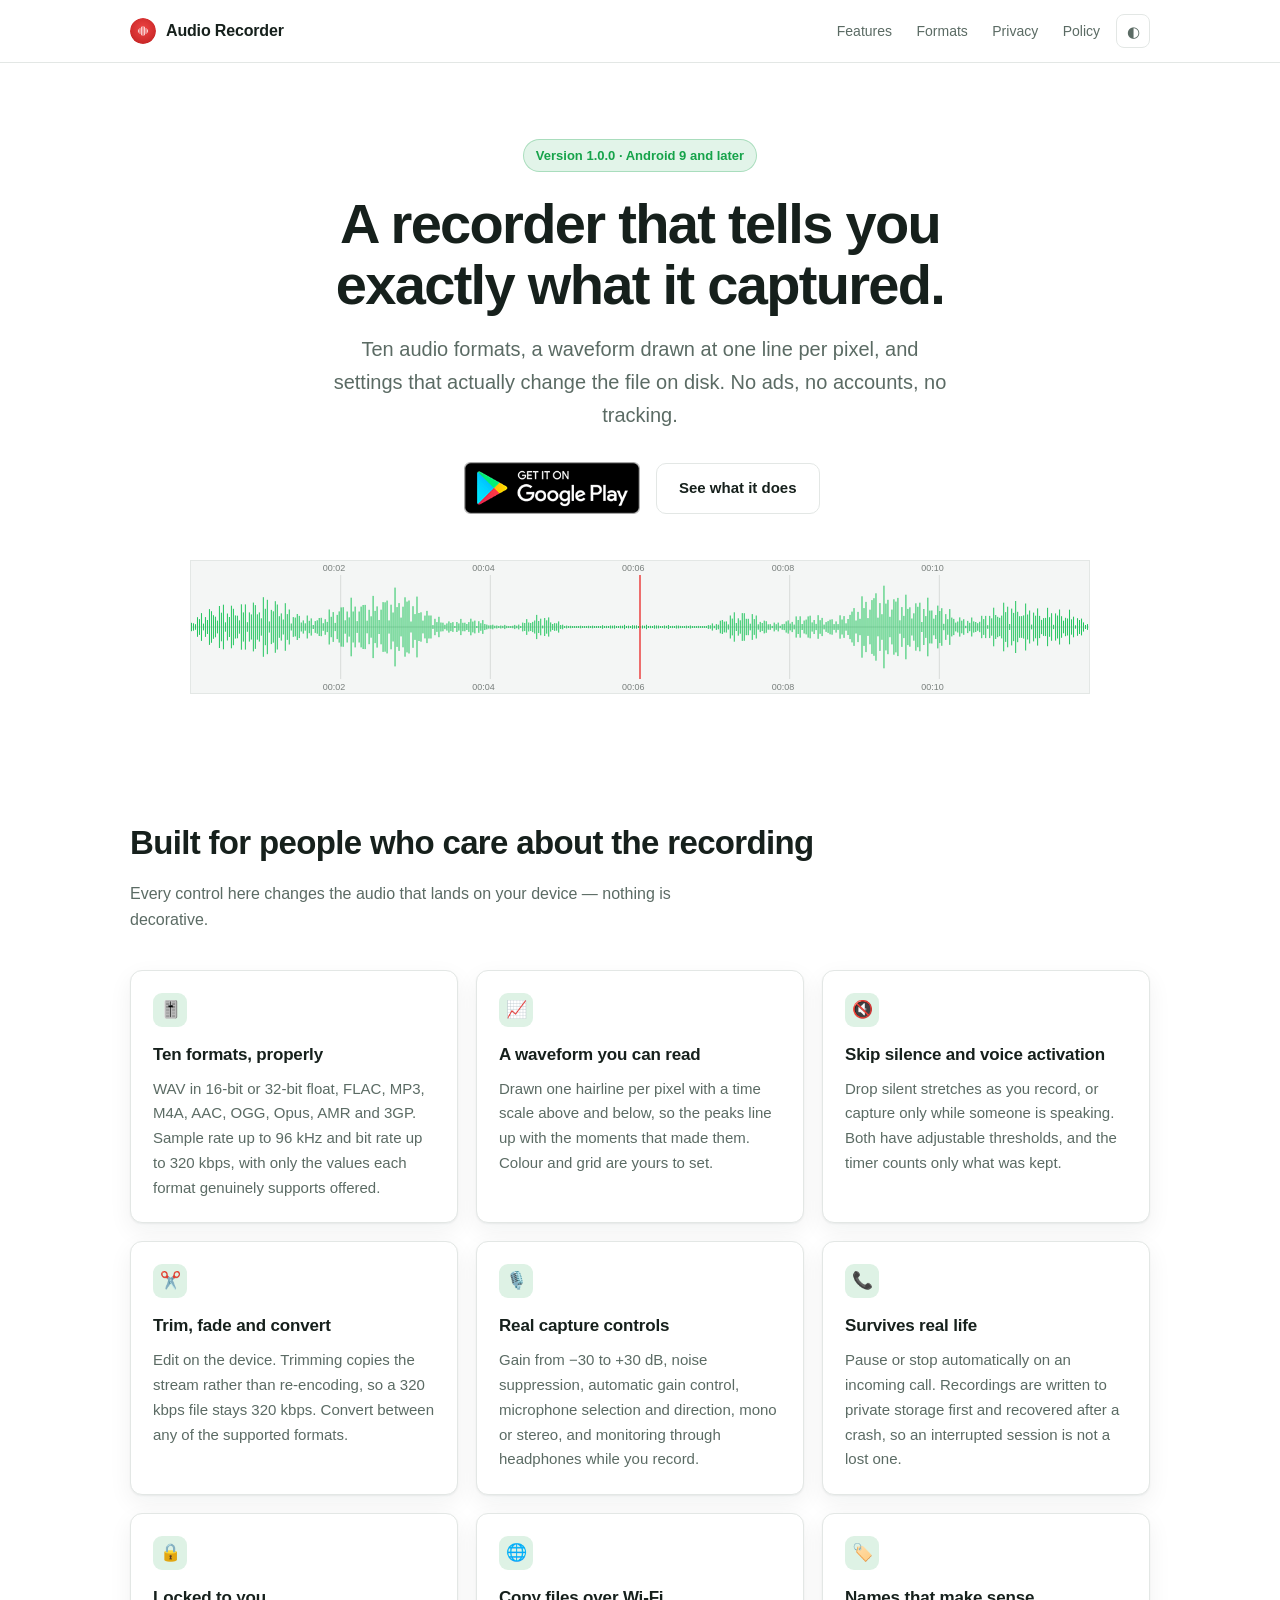
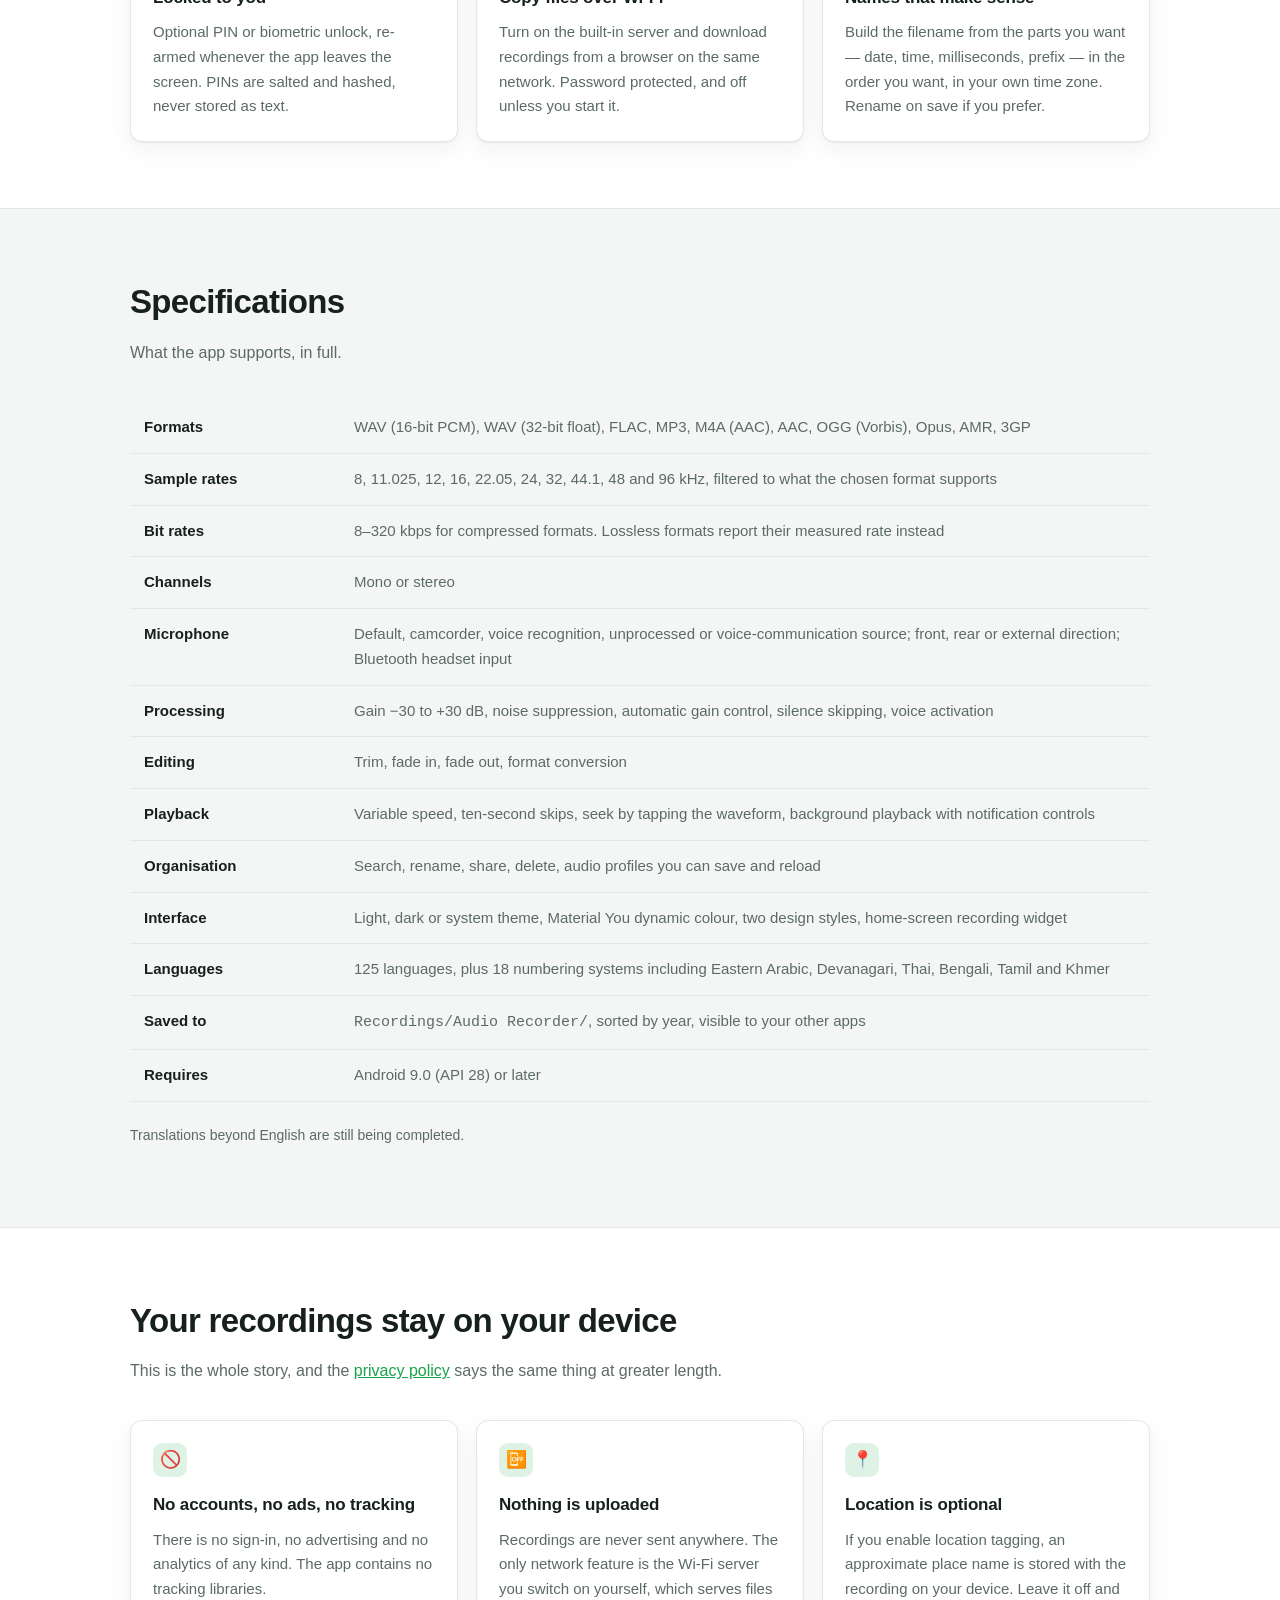
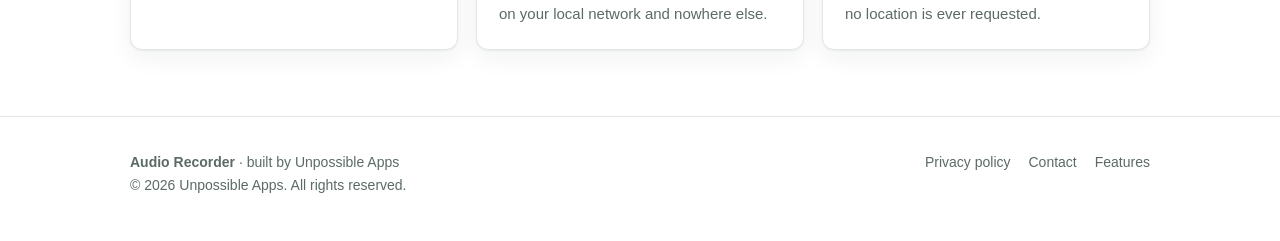
<file: index.html>
<!doctype html>
<html lang="en">
<head>
<meta charset="utf-8">
<meta name="viewport" content="width=device-width, initial-scale=1">
<title>Audio Recorder — a precise, private voice recorder for Android</title>
<meta name="description" content="A voice recorder for Android with ten audio formats, a precise waveform, trimming and format conversion, PIN and biometric lock, and no ads or tracking.">
<meta property="og:title" content="Audio Recorder for Android">
<meta property="og:description" content="Ten formats, a precise waveform, on-device editing, and no ads or tracking.">
<meta property="og:type" content="website">
<link rel="icon" href="icon.svg" type="image/svg+xml">
<link rel="stylesheet" href="site.css">
<script src="site.js"></script>
</head>
<body>

<header class="site">
  <div class="wrap bar">
    <a class="brand" href="index.html"><img class="dot" src="icon.svg" alt="" width="26" height="26"><span data-site="appName">Audio Recorder</span></a>
    <nav class="site">
      <a href="#features">Features</a>
      <a href="#formats" class="hide-sm">Formats</a>
      <a href="#privacy">Privacy</a>
      <a href="privacy.html" class="hide-sm">Policy</a>
    </nav>
    <button class="icon-btn" data-theme-toggle aria-label="Toggle dark mode">◐</button>
  </div>
</header>

<section class="hero">
  <div class="wrap">
    <span class="pill">Version <span data-site="version">1.0.0</span> · Android 9 and later</span>
    <h1>A recorder that tells you<br>exactly what it captured.</h1>
    <p class="lede">
      Ten audio formats, a waveform drawn at one line per pixel, and settings that
      actually change the file on disk. No ads, no accounts, no tracking.
    </p>
    <div class="cta-row">
      <a class="store-badge" data-store-button data-store-badge
         href="https://play.google.com/store/apps/details?id=com.eurotec.audiorecorder" aria-label="Get it on Google Play">
        <img src="get-it-on-google-play.png" width="270" height="80"
             alt="Get it on Google Play">
      </a>
      <a class="btn btn-ghost" href="#features">See what it does</a>
    </div>
    <p class="cta-note" data-store-note hidden>Coming soon to Google Play</p>

    <div class="wave-strip" role="img" aria-label="Illustration of an audio waveform with a time scale">
      <svg viewBox="0 0 900 132" preserveAspectRatio="none" xmlns="http://www.w3.org/2000/svg">
        <g stroke="currentColor" opacity="0.12">
          <line x1="150" y1="14" x2="150" y2="118"/>
          <line x1="300" y1="14" x2="300" y2="118"/>
          <line x1="450" y1="14" x2="450" y2="118"/>
          <line x1="600" y1="14" x2="600" y2="118"/>
          <line x1="750" y1="14" x2="750" y2="118"/>
        </g>
        <line x1="0" y1="66" x2="900" y2="66" stroke="currentColor" opacity="0.18"/>
        <g id="wave" stroke="#22c55e" stroke-width="1" shape-rendering="crispEdges"></g>
        <line x1="450" y1="14" x2="450" y2="118" stroke="#ef4444" stroke-width="1.5"/>
        <g fill="currentColor" opacity="0.55" font-size="9"
           font-family="-apple-system, Segoe UI, Roboto, sans-serif">
          <text x="132" y="10">00:02</text><text x="282" y="10">00:04</text>
          <text x="432" y="10">00:06</text><text x="582" y="10">00:08</text>
          <text x="732" y="10">00:10</text>
          <text x="132" y="129">00:02</text><text x="282" y="129">00:04</text>
          <text x="432" y="129">00:06</text><text x="582" y="129">00:08</text>
          <text x="732" y="129">00:10</text>
        </g>
      </svg>
    </div>
  </div>
</section>

<section id="features">
  <div class="wrap">
    <h2>Built for people who care about the recording</h2>
    <p class="section-lede">
      Every control here changes the audio that lands on your device — nothing is
      decorative.
    </p>

    <div class="grid">
      <div class="card">
        <div class="ico">🎚️</div>
        <h3>Ten formats, properly</h3>
        <p>
          WAV in 16-bit or 32-bit float, FLAC, MP3, M4A, AAC, OGG, Opus, AMR and 3GP.
          Sample rate up to 96 kHz and bit rate up to 320 kbps, with only the values
          each format genuinely supports offered.
        </p>
      </div>

      <div class="card">
        <div class="ico">📈</div>
        <h3>A waveform you can read</h3>
        <p>
          Drawn one hairline per pixel with a time scale above and below, so the peaks
          line up with the moments that made them. Colour and grid are yours to set.
        </p>
      </div>

      <div class="card">
        <div class="ico">🔇</div>
        <h3>Skip silence and voice activation</h3>
        <p>
          Drop silent stretches as you record, or capture only while someone is
          speaking. Both have adjustable thresholds, and the timer counts only what
          was kept.
        </p>
      </div>

      <div class="card">
        <div class="ico">✂️</div>
        <h3>Trim, fade and convert</h3>
        <p>
          Edit on the device. Trimming copies the stream rather than re-encoding, so a
          320 kbps file stays 320 kbps. Convert between any of the supported formats.
        </p>
      </div>

      <div class="card">
        <div class="ico">🎙️</div>
        <h3>Real capture controls</h3>
        <p>
          Gain from −30 to +30 dB, noise suppression, automatic gain control,
          microphone selection and direction, mono or stereo, and monitoring through
          headphones while you record.
        </p>
      </div>

      <div class="card">
        <div class="ico">📞</div>
        <h3>Survives real life</h3>
        <p>
          Pause or stop automatically on an incoming call. Recordings are written to
          private storage first and recovered after a crash, so an interrupted session
          is not a lost one.
        </p>
      </div>

      <div class="card">
        <div class="ico">🔒</div>
        <h3>Locked to you</h3>
        <p>
          Optional PIN or biometric unlock, re-armed whenever the app leaves the
          screen. PINs are salted and hashed, never stored as text.
        </p>
      </div>

      <div class="card">
        <div class="ico">🌐</div>
        <h3>Copy files over Wi-Fi</h3>
        <p>
          Turn on the built-in server and download recordings from a browser on the
          same network. Password protected, and off unless you start it.
        </p>
      </div>

      <div class="card">
        <div class="ico">🏷️</div>
        <h3>Names that make sense</h3>
        <p>
          Build the filename from the parts you want — date, time, milliseconds,
          prefix — in the order you want, in your own time zone. Rename on save if you
          prefer.
        </p>
      </div>
    </div>
  </div>
</section>

<section class="alt" id="formats">
  <div class="wrap">
    <h2>Specifications</h2>
    <p class="section-lede">What the app supports, in full.</p>
    <div class="table-scroll">
      <table class="spec">
        <tbody>
          <tr>
            <th>Formats</th>
            <td>WAV (16-bit PCM), WAV (32-bit float), FLAC, MP3, M4A (AAC), AAC, OGG (Vorbis), Opus, AMR, 3GP</td>
          </tr>
          <tr>
            <th>Sample rates</th>
            <td>8, 11.025, 12, 16, 22.05, 24, 32, 44.1, 48 and 96 kHz, filtered to what the chosen format supports</td>
          </tr>
          <tr>
            <th>Bit rates</th>
            <td>8–320 kbps for compressed formats. Lossless formats report their measured rate instead</td>
          </tr>
          <tr>
            <th>Channels</th>
            <td>Mono or stereo</td>
          </tr>
          <tr>
            <th>Microphone</th>
            <td>Default, camcorder, voice recognition, unprocessed or voice-communication source; front, rear or external direction; Bluetooth headset input</td>
          </tr>
          <tr>
            <th>Processing</th>
            <td>Gain −30 to +30 dB, noise suppression, automatic gain control, silence skipping, voice activation</td>
          </tr>
          <tr>
            <th>Editing</th>
            <td>Trim, fade in, fade out, format conversion</td>
          </tr>
          <tr>
            <th>Playback</th>
            <td>Variable speed, ten-second skips, seek by tapping the waveform, background playback with notification controls</td>
          </tr>
          <tr>
            <th>Organisation</th>
            <td>Search, rename, share, delete, audio profiles you can save and reload</td>
          </tr>
          <tr>
            <th>Interface</th>
            <td>Light, dark or system theme, Material You dynamic colour, two design styles, home-screen recording widget</td>
          </tr>
          <tr>
            <th>Languages</th>
            <td>125 languages, plus 18 numbering systems including Eastern Arabic, Devanagari, Thai, Bengali, Tamil and Khmer</td>
          </tr>
          <tr>
            <th>Saved to</th>
            <td><code>Recordings/Audio Recorder/</code>, sorted by year, visible to your other apps</td>
          </tr>
          <tr>
            <th>Requires</th>
            <td>Android 9.0 (API 28) or later</td>
          </tr>
        </tbody>
      </table>
    </div>
    <p style="margin-top:22px;color:var(--ink-soft);font-size:14px;">
      Translations beyond English are still being completed.
    </p>
  </div>
</section>

<section id="privacy">
  <div class="wrap">
    <h2>Your recordings stay on your device</h2>
    <p class="section-lede">
      This is the whole story, and the
      <a href="privacy.html" style="color:var(--accent);">privacy policy</a> says the
      same thing at greater length.
    </p>

    <div class="grid">
      <div class="card">
        <div class="ico">🚫</div>
        <h3>No accounts, no ads, no tracking</h3>
        <p>
          There is no sign-in, no advertising and no analytics of any kind. The app
          contains no tracking libraries.
        </p>
      </div>
      <div class="card">
        <div class="ico">📴</div>
        <h3>Nothing is uploaded</h3>
        <p>
          Recordings are never sent anywhere. The only network feature is the Wi-Fi
          server you switch on yourself, which serves files on your local network and
          nowhere else.
        </p>
      </div>
      <div class="card">
        <div class="ico">📍</div>
        <h3>Location is optional</h3>
        <p>
          If you enable location tagging, an approximate place name is stored with the
          recording on your device. Leave it off and no location is ever requested.
        </p>
      </div>
    </div>
  </div>
</section>

<footer class="site">
  <div class="wrap foot-row">
    <div>
      <strong data-site="appName">Audio Recorder</strong> ·
      built by <span data-site="developer">Unpossible Apps</span><br>
      © <span data-year>2026</span> <span data-site="developer">Unpossible Apps</span>. All rights reserved.
    </div>
    <div class="foot-links">
      <a href="privacy.html">Privacy policy</a>
      <a data-site-mail href="mailto:">Contact</a>
      <a href="#features">Features</a>
    </div>
  </div>
</footer>

<script>
/* Draws the hero waveform: a dense min/max trace, square ended, matching how the
   app renders one hairline per pixel column. */
(function () {
  const g = document.getElementById("wave");
  if (!g) return;
  const W = 900, mid = 66, max = 46;
  let out = "";
  for (let x = 0; x < W; x += 2) {
    const t = x / W;
    const envelope =
      Math.sin(t * Math.PI * 3.1) * 0.42 +
      Math.sin(t * Math.PI * 11) * 0.2 +
      Math.sin(t * Math.PI * 27) * 0.12 + 0.30;
    const speech = Math.max(0.05, envelope) * (0.55 + 0.45 * Math.abs(Math.sin(t * Math.PI * 7)));
    const noise = 0.55 + 0.45 * Math.sin(x * 12.9898) * Math.cos(x * 4.1414);
    const h = Math.max(1, Math.min(max, speech * noise * max));
    out += `<line x1="${x + 0.5}" y1="${(mid - h).toFixed(1)}" x2="${x + 0.5}" y2="${(mid + h).toFixed(1)}"/>`;
  }
  g.innerHTML = out;
})();
</script>

</body>
</html>
</file>
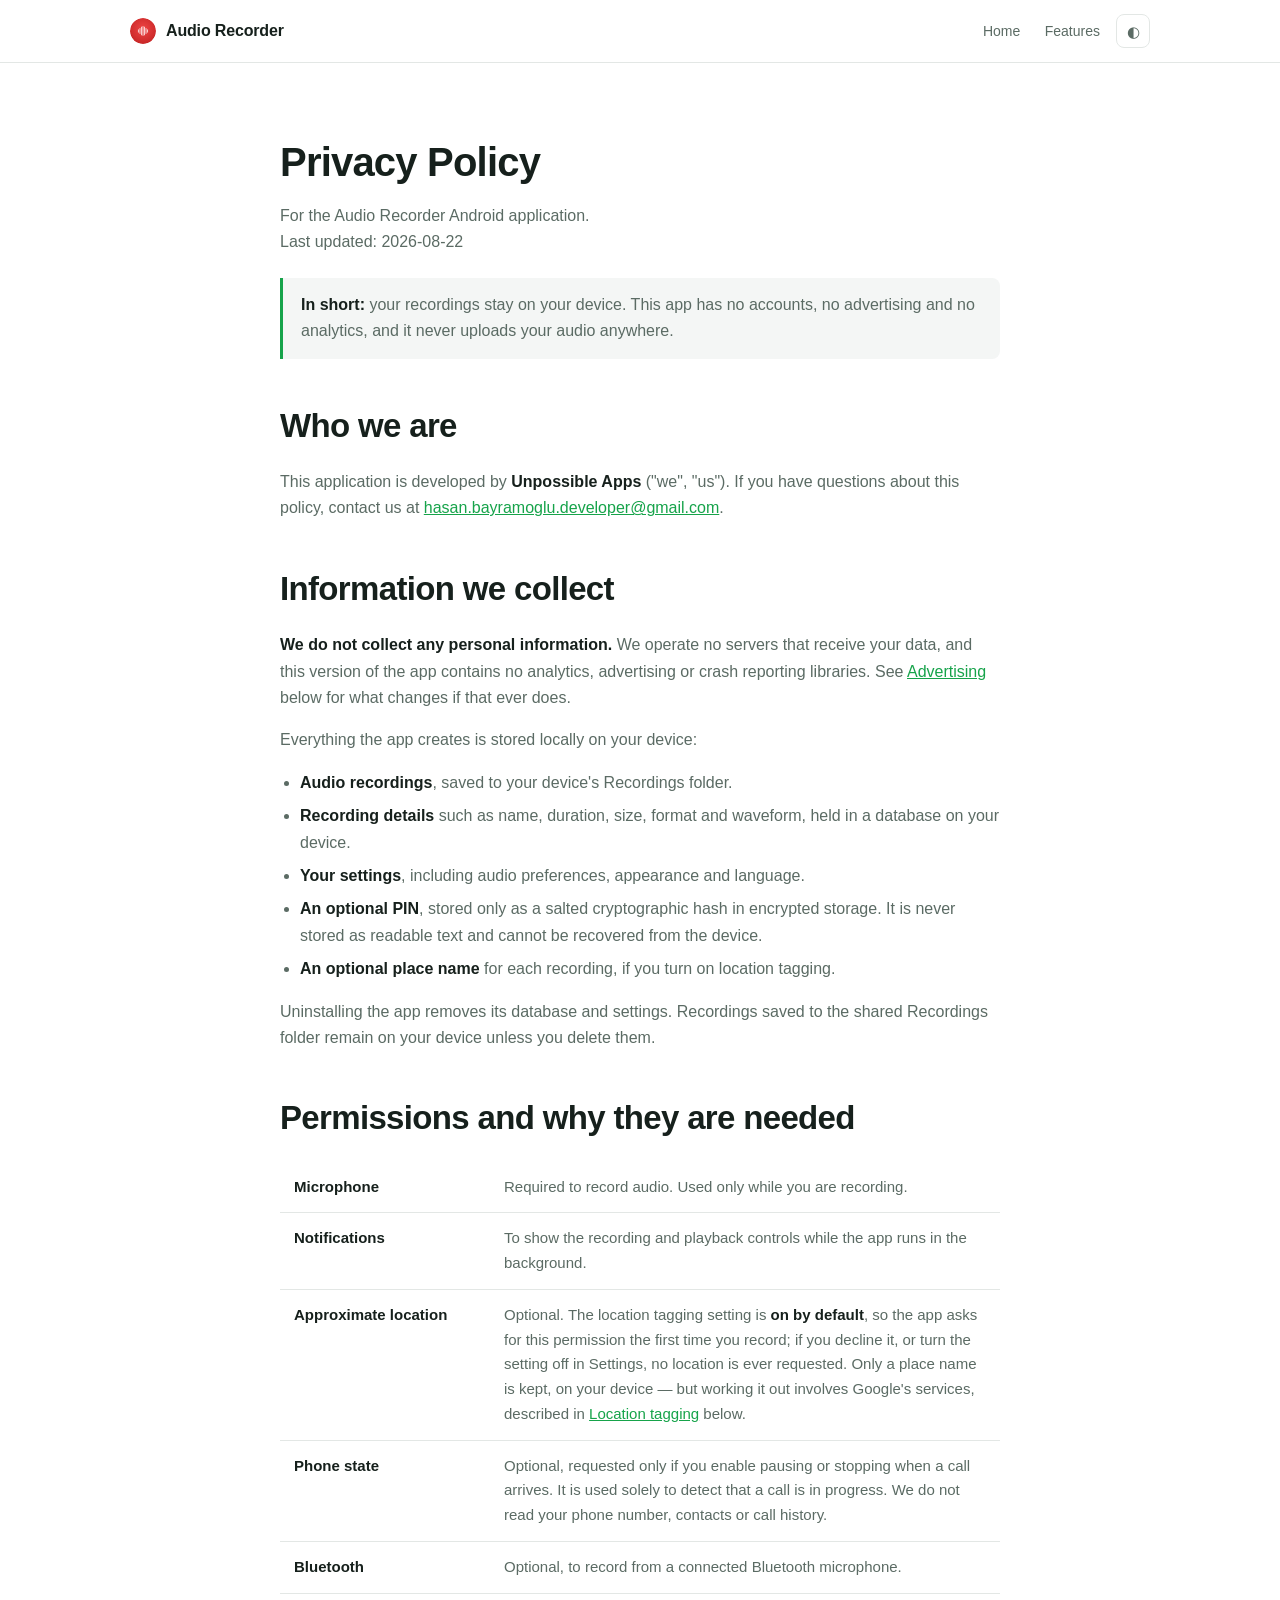
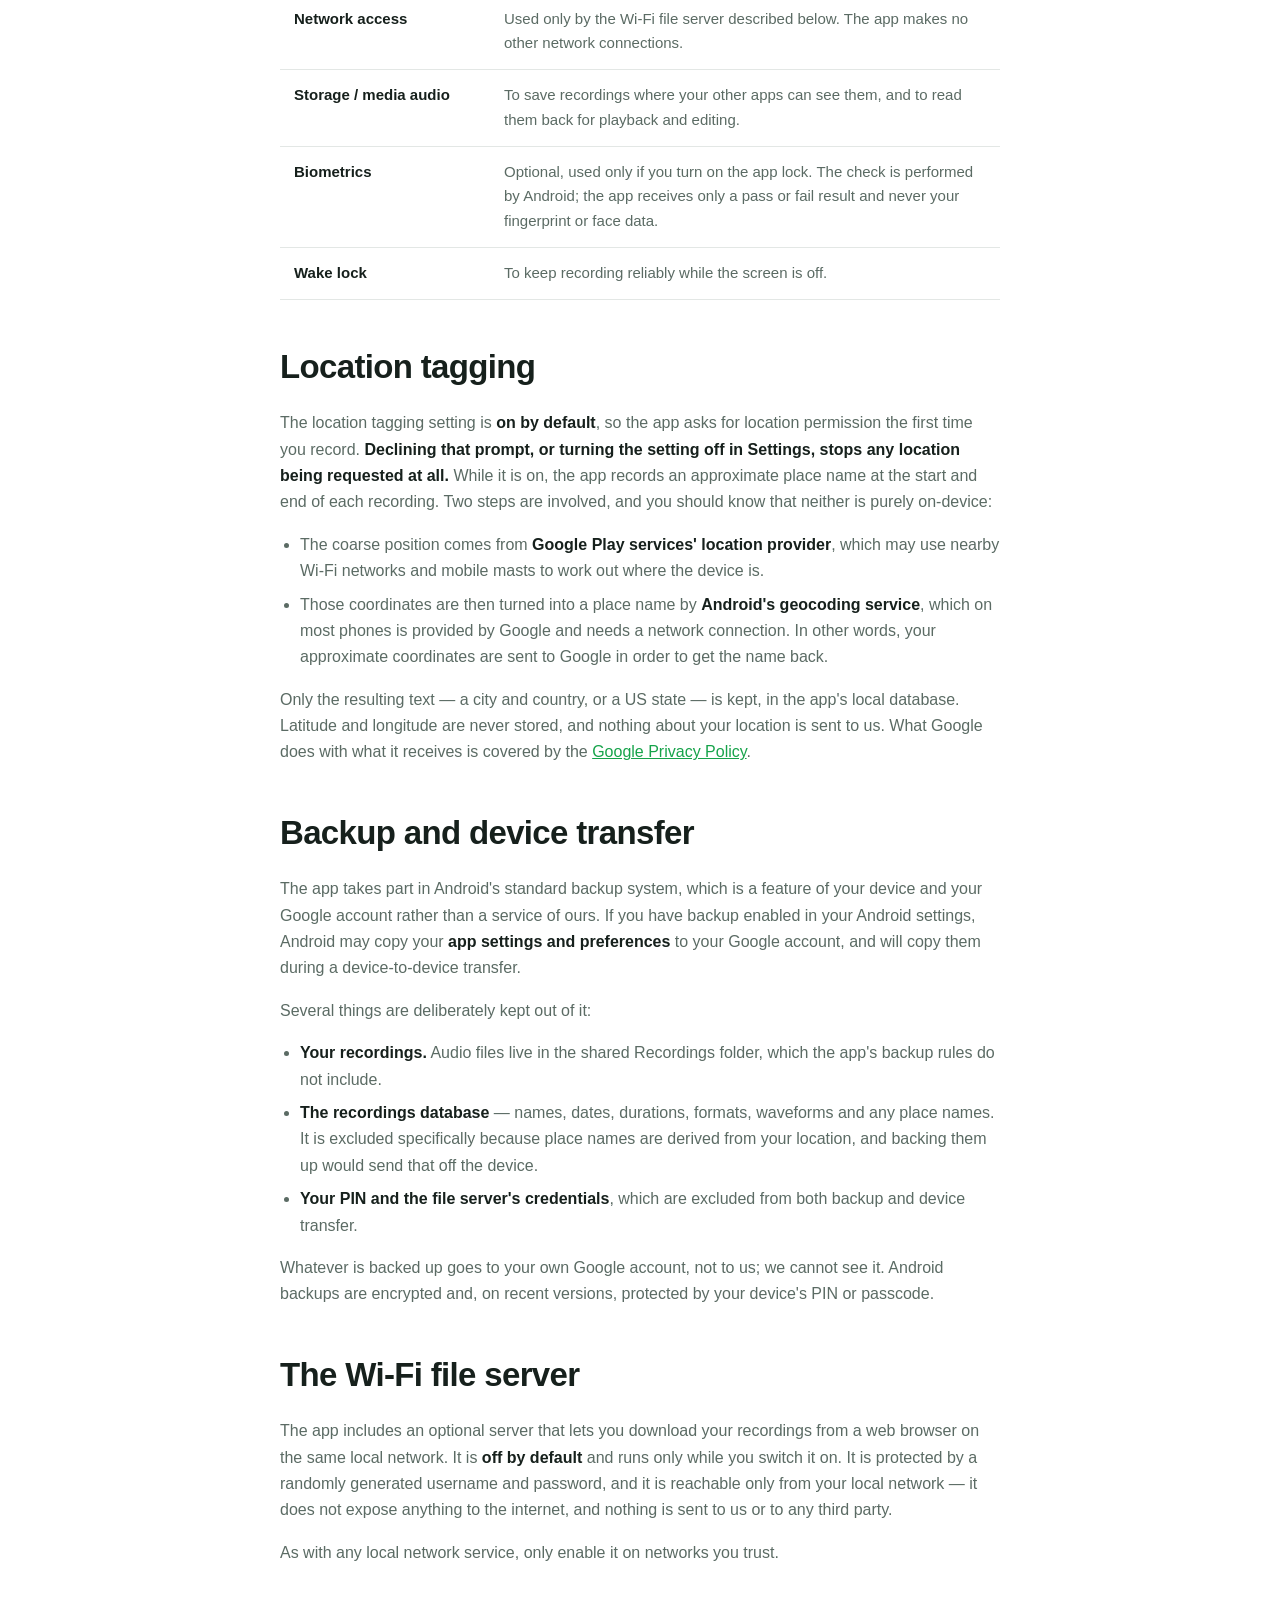
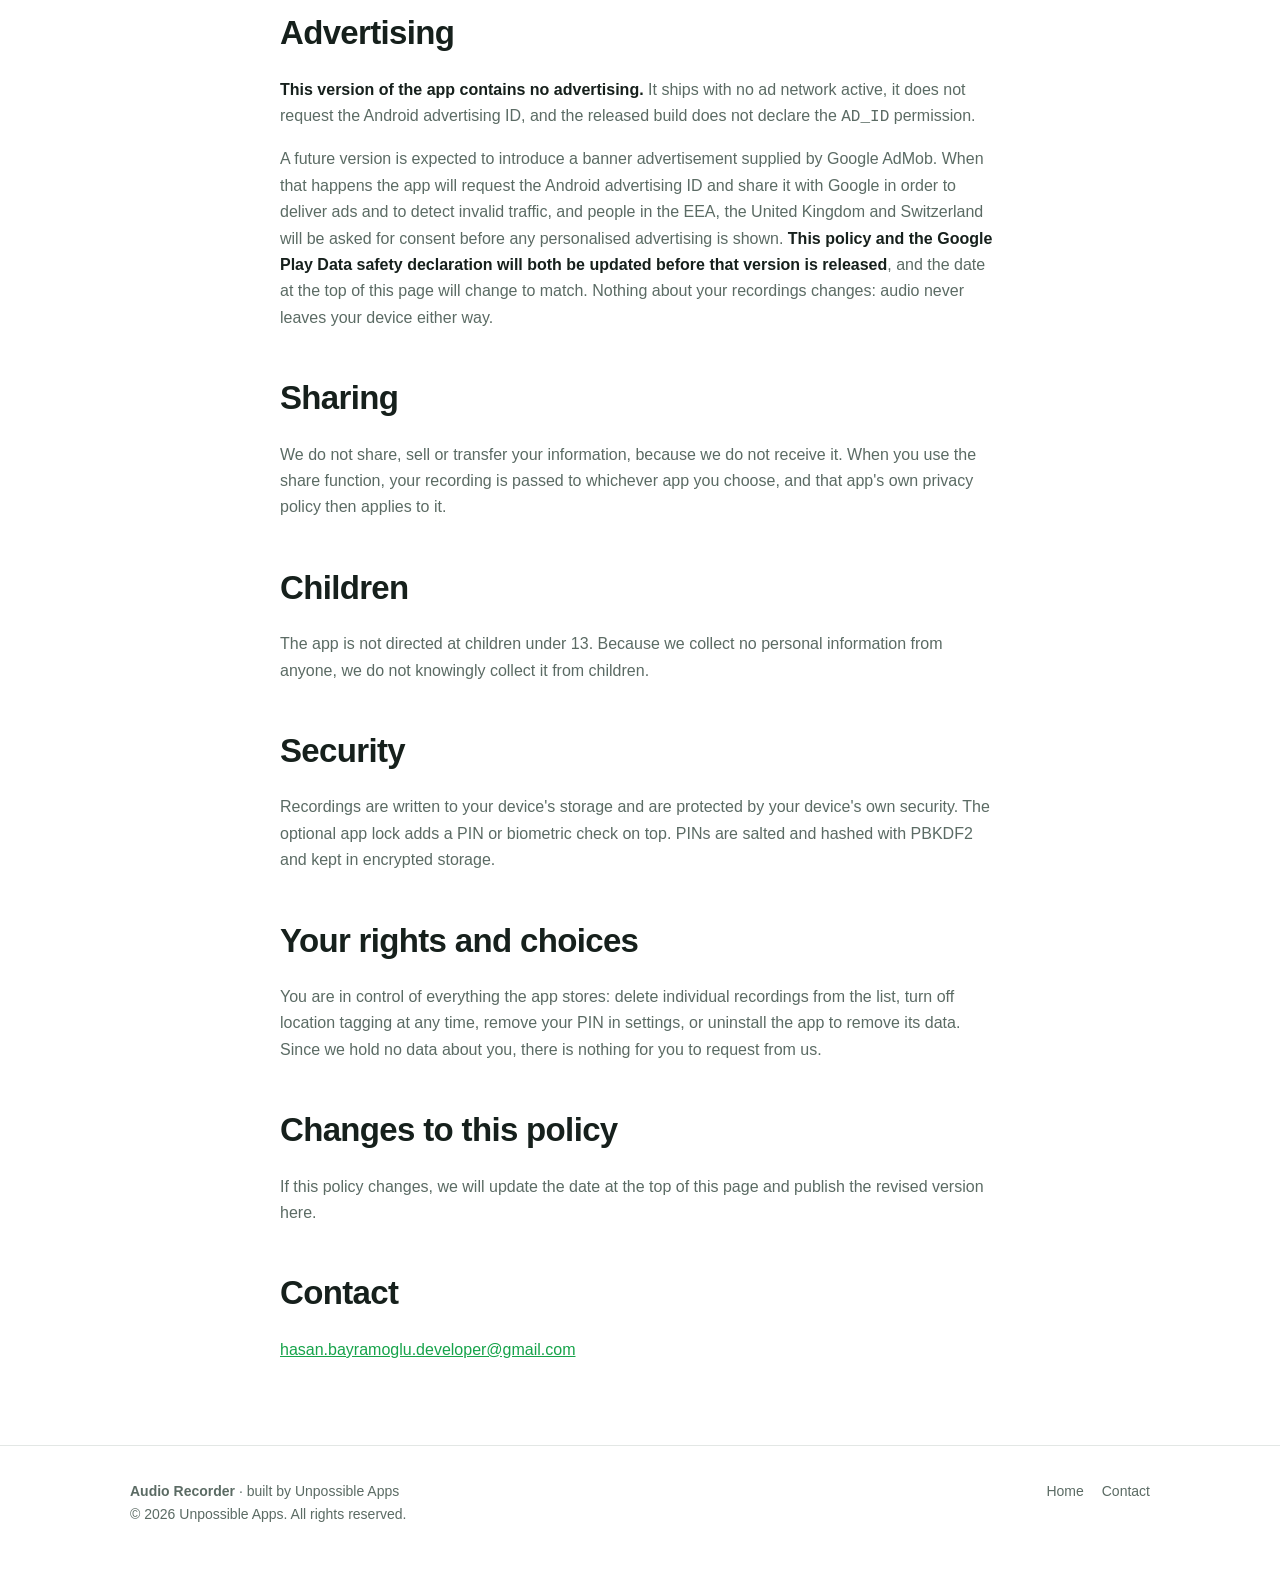
<file: privacy.html>
<!doctype html>
<html lang="en">
<head>
<meta charset="utf-8">
<meta name="viewport" content="width=device-width, initial-scale=1">
<title>Privacy Policy — Audio Recorder</title>
<meta name="description" content="Privacy policy for the Audio Recorder Android app. Recordings stay on your device; there is no tracking, advertising or account.">
<link rel="icon" href="icon.svg" type="image/svg+xml">
<link rel="stylesheet" href="site.css">
<script src="site.js"></script>
</head>
<body>

<header class="site">
  <div class="wrap bar">
    <a class="brand" href="index.html"><img class="dot" src="icon.svg" alt="" width="26" height="26"><span data-site="appName">Audio Recorder</span></a>
    <nav class="site">
      <a href="index.html">Home</a>
      <a href="index.html#features" class="hide-sm">Features</a>
    </nav>
    <button class="icon-btn" data-theme-toggle aria-label="Toggle dark mode">◐</button>
  </div>
</header>

<section>
  <div class="wrap prose">
    <h1 style="font-size:clamp(28px,4vw,40px);letter-spacing:-0.02em;margin:0 0 8px;">Privacy Policy</h1>
    <p style="margin-top:0;">
      For the <span data-site="appName">Audio Recorder</span> Android application.<br>
      Last updated: <span data-site="policyUpdated">2026-08-09</span>
    </p>

    <div class="note">
      <p>
        <strong>In short:</strong> your recordings stay on your device. This app has no
        accounts, no advertising and no analytics, and it never uploads your audio
        anywhere.
      </p>
    </div>

    <h2>Who we are</h2>
    <p>
      This application is developed by <strong data-site="developer">Unpossible Apps</strong>
      ("we", "us"). If you have questions about this policy, contact us at
      <a data-site-mail href="mailto:" style="color:var(--accent);"></a>.
    </p>

    <h2>Information we collect</h2>
    <p>
      <strong>We do not collect any personal information.</strong> We operate no servers
      that receive your data, and this version of the app contains no analytics,
      advertising or crash reporting libraries. See <a href="#advertising"
      style="color:var(--accent);">Advertising</a> below for what changes if that ever
      does.
    </p>
    <p>
      Everything the app creates is stored locally on your device:
    </p>
    <ul>
      <li><strong>Audio recordings</strong>, saved to your device's Recordings folder.</li>
      <li><strong>Recording details</strong> such as name, duration, size, format and waveform, held in a database on your device.</li>
      <li><strong>Your settings</strong>, including audio preferences, appearance and language.</li>
      <li><strong>An optional PIN</strong>, stored only as a salted cryptographic hash in encrypted storage. It is never stored as readable text and cannot be recovered from the device.</li>
      <li><strong>An optional place name</strong> for each recording, if you turn on location tagging.</li>
    </ul>
    <p>
      Uninstalling the app removes its database and settings. Recordings saved to the
      shared Recordings folder remain on your device unless you delete them.
    </p>

    <h2>Permissions and why they are needed</h2>
    <table class="spec" style="margin:16px 0;">
      <tbody>
        <tr><th>Microphone</th><td>Required to record audio. Used only while you are recording.</td></tr>
        <tr><th>Notifications</th><td>To show the recording and playback controls while the app runs in the background.</td></tr>
        <tr><th>Approximate location</th><td>Optional. The location tagging setting is <strong>on by default</strong>, so the app asks for this permission the first time you record; if you decline it, or turn the setting off in Settings, no location is ever requested. Only a place name is kept, on your device — but working it out involves Google's services, described in <a href="#location" style="color:var(--accent);">Location tagging</a> below.</td></tr>
        <tr><th>Phone state</th><td>Optional, requested only if you enable pausing or stopping when a call arrives. It is used solely to detect that a call is in progress. We do not read your phone number, contacts or call history.</td></tr>
        <tr><th>Bluetooth</th><td>Optional, to record from a connected Bluetooth microphone.</td></tr>
        <tr><th>Network access</th><td>Used only by the Wi-Fi file server described below. The app makes no other network connections.</td></tr>
        <tr><th>Storage / media audio</th><td>To save recordings where your other apps can see them, and to read them back for playback and editing.</td></tr>
        <tr><th>Biometrics</th><td>Optional, used only if you turn on the app lock. The check is performed by Android; the app receives only a pass or fail result and never your fingerprint or face data.</td></tr>
        <tr><th>Wake lock</th><td>To keep recording reliably while the screen is off.</td></tr>
      </tbody>
    </table>

    <h2 id="location">Location tagging</h2>
    <p>
      The location tagging setting is <strong>on by default</strong>, so the app asks for
      location permission the first time you record. <strong>Declining that prompt, or
      turning the setting off in Settings, stops any location being requested at all.</strong>
      While it is on, the app records an approximate place name at the start and end of
      each recording. Two steps are involved, and you should know that neither is purely
      on-device:
    </p>
    <ul>
      <li>
        The coarse position comes from <strong>Google Play services' location
        provider</strong>, which may use nearby Wi-Fi networks and mobile masts to work
        out where the device is.
      </li>
      <li>
        Those coordinates are then turned into a place name by <strong>Android's
        geocoding service</strong>, which on most phones is provided by Google and needs
        a network connection. In other words, your approximate coordinates are sent to
        Google in order to get the name back.
      </li>
    </ul>
    <p>
      Only the resulting text — a city and country, or a US state — is kept, in the app's
      local database. Latitude and longitude are never stored, and nothing about your
      location is sent to us. What Google does with what it receives is covered by the
      <a href="https://policies.google.com/privacy" rel="noopener" target="_blank"
      style="color:var(--accent);">Google Privacy Policy</a>.
    </p>

    <h2>Backup and device transfer</h2>
    <p>
      The app takes part in Android's standard backup system, which is a feature of your
      device and your Google account rather than a service of ours. If you have backup
      enabled in your Android settings, Android may copy your <strong>app settings and
      preferences</strong> to your Google account, and will copy them during a
      device-to-device transfer.
    </p>
    <p>
      Several things are deliberately kept out of it:
    </p>
    <ul>
      <li>
        <strong>Your recordings.</strong> Audio files live in the shared Recordings
        folder, which the app's backup rules do not include.
      </li>
      <li>
        <strong>The recordings database</strong> — names, dates, durations, formats,
        waveforms and any place names. It is excluded specifically because place names
        are derived from your location, and backing them up would send that off the
        device.
      </li>
      <li>
        <strong>Your PIN and the file server's credentials</strong>, which are excluded
        from both backup and device transfer.
      </li>
    </ul>
    <p>
      Whatever is backed up goes to your own Google account, not to us; we cannot see it.
      Android backups are encrypted and, on recent versions, protected by your device's
      PIN or passcode.
    </p>

    <h2>The Wi-Fi file server</h2>
    <p>
      The app includes an optional server that lets you download your recordings from a
      web browser on the same local network. It is <strong>off by default</strong> and runs
      only while you switch it on. It is protected by a randomly generated username and
      password, and it is reachable only from your local network — it does not expose
      anything to the internet, and nothing is sent to us or to any third party.
    </p>
    <p>
      As with any local network service, only enable it on networks you trust.
    </p>

    <h2 id="advertising">Advertising</h2>
    <p>
      <strong>This version of the app contains no advertising.</strong> It ships with no ad
      network active, it does not request the Android advertising ID, and the released
      build does not declare the <code>AD_ID</code> permission.
    </p>
    <p>
      A future version is expected to introduce a banner advertisement supplied by Google
      AdMob. When that happens the app will request the Android advertising ID and share it
      with Google in order to deliver ads and to detect invalid traffic, and people in the
      EEA, the United Kingdom and Switzerland will be asked for consent before any
      personalised advertising is shown. <strong>This policy and the Google Play Data safety
      declaration will both be updated before that version is released</strong>, and the
      date at the top of this page will change to match. Nothing about your recordings
      changes: audio never leaves your device either way.
    </p>

    <h2>Sharing</h2>
    <p>
      We do not share, sell or transfer your information, because we do not receive it.
      When you use the share function, your recording is passed to whichever app you
      choose, and that app's own privacy policy then applies to it.
    </p>

    <h2>Children</h2>
    <p>
      The app is not directed at children under 13. Because we collect no personal
      information from anyone, we do not knowingly collect it from children.
    </p>

    <h2>Security</h2>
    <p>
      Recordings are written to your device's storage and are protected by your device's
      own security. The optional app lock adds a PIN or biometric check on top. PINs are
      salted and hashed with PBKDF2 and kept in encrypted storage.
    </p>

    <h2>Your rights and choices</h2>
    <p>
      You are in control of everything the app stores: delete individual recordings from
      the list, turn off location tagging at any time, remove your PIN in settings, or
      uninstall the app to remove its data. Since we hold no data about you, there is
      nothing for you to request from us.
    </p>

    <h2>Changes to this policy</h2>
    <p>
      If this policy changes, we will update the date at the top of this page and publish
      the revised version here.
    </p>

    <h2>Contact</h2>
    <p>
      <a data-site-mail href="mailto:" style="color:var(--accent);"></a>
    </p>
  </div>
</section>

<footer class="site">
  <div class="wrap foot-row">
    <div>
      <strong data-site="appName">Audio Recorder</strong> ·
      built by <span data-site="developer">Unpossible Apps</span><br>
      © <span data-year>2026</span> <span data-site="developer">Unpossible Apps</span>. All rights reserved.
    </div>
    <div class="foot-links">
      <a href="index.html">Home</a>
      <a data-site-mail href="mailto:">Contact</a>
    </div>
  </div>
</footer>

</body>
</html>
</file>
<file: site.css>
/* Audio Recorder — site styles.
   Colours are taken from the app: recording red and waveform green. */

:root {
  --red: #ef4444;
  --green: #22c55e;

  --bg: #ffffff;
  --bg-soft: #f4f6f5;
  --panel: #ffffff;
  --line: #e3e7e5;
  --ink: #16201c;
  --ink-soft: #5b6b64;
  --accent: #16a34a;
  --shadow: 0 1px 2px rgba(16, 32, 26, 0.06), 0 8px 24px rgba(16, 32, 26, 0.06);
}

@media (prefers-color-scheme: dark) {
  :root {
    --bg: #0f1512;
    --bg-soft: #141b18;
    --panel: #161e1a;
    --line: #263029;
    --ink: #e8efea;
    --ink-soft: #9aa9a1;
    --accent: #4ade80;
    --shadow: 0 1px 2px rgba(0, 0, 0, 0.4), 0 8px 24px rgba(0, 0, 0, 0.3);
  }
}

:root[data-theme="light"] {
  --bg: #ffffff;
  --bg-soft: #f4f6f5;
  --panel: #ffffff;
  --line: #e3e7e5;
  --ink: #16201c;
  --ink-soft: #5b6b64;
  --accent: #16a34a;
  --shadow: 0 1px 2px rgba(16, 32, 26, 0.06), 0 8px 24px rgba(16, 32, 26, 0.06);
}

:root[data-theme="dark"] {
  --bg: #0f1512;
  --bg-soft: #141b18;
  --panel: #161e1a;
  --line: #263029;
  --ink: #e8efea;
  --ink-soft: #9aa9a1;
  --accent: #4ade80;
  --shadow: 0 1px 2px rgba(0, 0, 0, 0.4), 0 8px 24px rgba(0, 0, 0, 0.3);
}

* { box-sizing: border-box; }

html { scroll-behavior: smooth; }

body {
  margin: 0;
  background: var(--bg);
  color: var(--ink);
  font: 16px/1.65 -apple-system, BlinkMacSystemFont, "Segoe UI", Roboto,
    "Helvetica Neue", Arial, sans-serif;
  -webkit-font-smoothing: antialiased;
}

.wrap {
  width: 100%;
  max-width: 1060px;
  margin: 0 auto;
  padding: 0 20px;
}

/* ---------- header ---------- */

header.site {
  position: sticky;
  top: 0;
  z-index: 20;
  background: color-mix(in srgb, var(--bg) 88%, transparent);
  backdrop-filter: blur(10px);
  border-bottom: 1px solid var(--line);
}

.bar {
  display: flex;
  align-items: center;
  gap: 16px;
  height: 62px;
}

.brand {
  display: flex;
  align-items: center;
  gap: 10px;
  font-weight: 700;
  letter-spacing: -0.01em;
  color: var(--ink);
  text-decoration: none;
  margin-right: auto;
}

/*
  The brand mark is now the app's own launcher icon (icon.svg), a direct
  transcription of the adaptive icon's vectors, so the site and the app agree.
  It replaced a red circle with a white centre drawn here in CSS.
*/
.brand .dot {
  width: 26px;
  height: 26px;
  border-radius: 50%;
  flex: none;
  display: block;
}

nav.site a {
  color: var(--ink-soft);
  text-decoration: none;
  font-size: 14px;
  margin-left: 20px;
}

nav.site a:hover { color: var(--ink); }

@media (max-width: 700px) {
  nav.site a { margin-left: 14px; font-size: 13px; }
  nav.site a.hide-sm { display: none; }
}

.icon-btn {
  border: 1px solid var(--line);
  background: var(--panel);
  color: var(--ink-soft);
  width: 34px;
  height: 34px;
  border-radius: 8px;
  cursor: pointer;
  font-size: 15px;
  line-height: 1;
  flex: none;
}

.icon-btn:hover { color: var(--ink); }

/* ---------- hero ---------- */

.hero {
  padding: 76px 0 56px;
  text-align: center;
}

.hero h1 {
  font-size: clamp(34px, 6vw, 56px);
  line-height: 1.08;
  letter-spacing: -0.03em;
  margin: 0 0 18px;
}

.hero .lede {
  font-size: clamp(17px, 2.2vw, 20px);
  color: var(--ink-soft);
  max-width: 620px;
  margin: 0 auto 30px;
}

.pill {
  display: inline-block;
  font-size: 13px;
  font-weight: 600;
  color: var(--accent);
  background: color-mix(in srgb, var(--accent) 12%, transparent);
  border: 1px solid color-mix(in srgb, var(--accent) 28%, transparent);
  padding: 5px 12px;
  border-radius: 999px;
  margin-bottom: 22px;
}

.cta-row {
  display: flex;
  gap: 12px;
  justify-content: center;
  align-items: center;
  flex-wrap: wrap;
}

.btn {
  display: inline-block;
  padding: 12px 22px;
  border-radius: 10px;
  font-weight: 600;
  font-size: 15px;
  text-decoration: none;
  border: 1px solid transparent;
}

.btn-primary { background: var(--ink); color: var(--bg); }
.btn-primary:hover { opacity: 0.88; }

.btn-primary.is-pending {
  background: var(--bg-soft);
  color: var(--ink-soft);
  border-color: var(--line);
  cursor: default;
}

.btn-ghost {
  border-color: var(--line);
  color: var(--ink);
  background: var(--panel);
}

.btn-ghost:hover { border-color: var(--ink-soft); }

/* ---------- Google Play badge ----------
   The badge artwork may not be recoloured or redrawn, only scaled, so it keeps
   its own black plate in both themes. Google asks for clear space around it of
   at least a quarter of its height; the margin below provides that. */

.store-badge {
  display: inline-block;
  line-height: 0;
  margin: 0 4px;
  border-radius: 8px;
}

.store-badge img {
  display: block;
  height: 52px;
  width: auto;
}

.store-badge[href]:hover { opacity: 0.88; }

.store-badge[href]:focus-visible {
  outline: 2px solid var(--accent);
  outline-offset: 3px;
}

/* No store URL configured yet: the badge stays visible but inert. */
.store-badge.is-pending { opacity: 0.5; cursor: default; }

.cta-note {
  margin: 16px 0 0;
  font-size: 14px;
  color: var(--ink-soft);
}

/* ---------- waveform strip ---------- */

.wave-strip {
  margin: 46px auto 0;
  max-width: 900px;
  background: var(--bg-soft);
  border: 1px solid var(--line);
  border-radius: 0; /* square, like the app's waveform panel */
  padding: 0;
  overflow: hidden;
}

.wave-strip svg { display: block; width: 100%; height: 132px; }

/* ---------- sections ---------- */

section { padding: 66px 0; }
section.alt { background: var(--bg-soft); border-block: 1px solid var(--line); }

h2 {
  font-size: clamp(24px, 3.4vw, 33px);
  letter-spacing: -0.02em;
  margin: 0 0 10px;
}

.section-lede {
  color: var(--ink-soft);
  max-width: 620px;
  margin: 0 0 36px;
}

.grid {
  display: grid;
  grid-template-columns: repeat(auto-fit, minmax(268px, 1fr));
  gap: 18px;
}

.card {
  background: var(--panel);
  border: 1px solid var(--line);
  border-radius: 12px;
  padding: 22px;
  box-shadow: var(--shadow);
}

.card h3 {
  margin: 0 0 8px;
  font-size: 17px;
  letter-spacing: -0.01em;
}

.card p { margin: 0; color: var(--ink-soft); font-size: 15px; }

.card .ico {
  width: 34px;
  height: 34px;
  border-radius: 9px;
  background: color-mix(in srgb, var(--accent) 14%, transparent);
  display: grid;
  place-items: center;
  margin-bottom: 14px;
  font-size: 17px;
}

/* ---------- spec table ---------- */

.table-scroll { overflow-x: auto; }

table.spec {
  width: 100%;
  border-collapse: collapse;
  font-size: 15px;
  min-width: 460px;
}

table.spec th,
table.spec td {
  text-align: left;
  padding: 13px 14px;
  border-bottom: 1px solid var(--line);
  vertical-align: top;
}

table.spec th {
  width: 210px;
  font-weight: 600;
  color: var(--ink);
  white-space: nowrap;
}

table.spec td { color: var(--ink-soft); }

/* ---------- prose (privacy page) ---------- */

.prose { max-width: 760px; }
.prose h2 { margin-top: 40px; }
.prose h3 { margin-top: 28px; margin-bottom: 6px; font-size: 17px; }
.prose p, .prose li { color: var(--ink-soft); }
.prose strong { color: var(--ink); }
.prose ul { padding-left: 20px; }
.prose li { margin-bottom: 7px; }

.note {
  border-left: 3px solid var(--accent);
  background: var(--bg-soft);
  padding: 14px 18px;
  border-radius: 0 8px 8px 0;
  margin: 22px 0;
}

.note p { margin: 0; }

/* ---------- footer ---------- */

footer.site {
  border-top: 1px solid var(--line);
  padding: 34px 0 46px;
  color: var(--ink-soft);
  font-size: 14px;
}

.foot-row {
  display: flex;
  justify-content: space-between;
  gap: 18px;
  flex-wrap: wrap;
}

footer.site a { color: var(--ink-soft); text-decoration: none; }
footer.site a:hover { color: var(--ink); text-decoration: underline; }

.foot-links { display: flex; gap: 18px; flex-wrap: wrap; }
</file>
